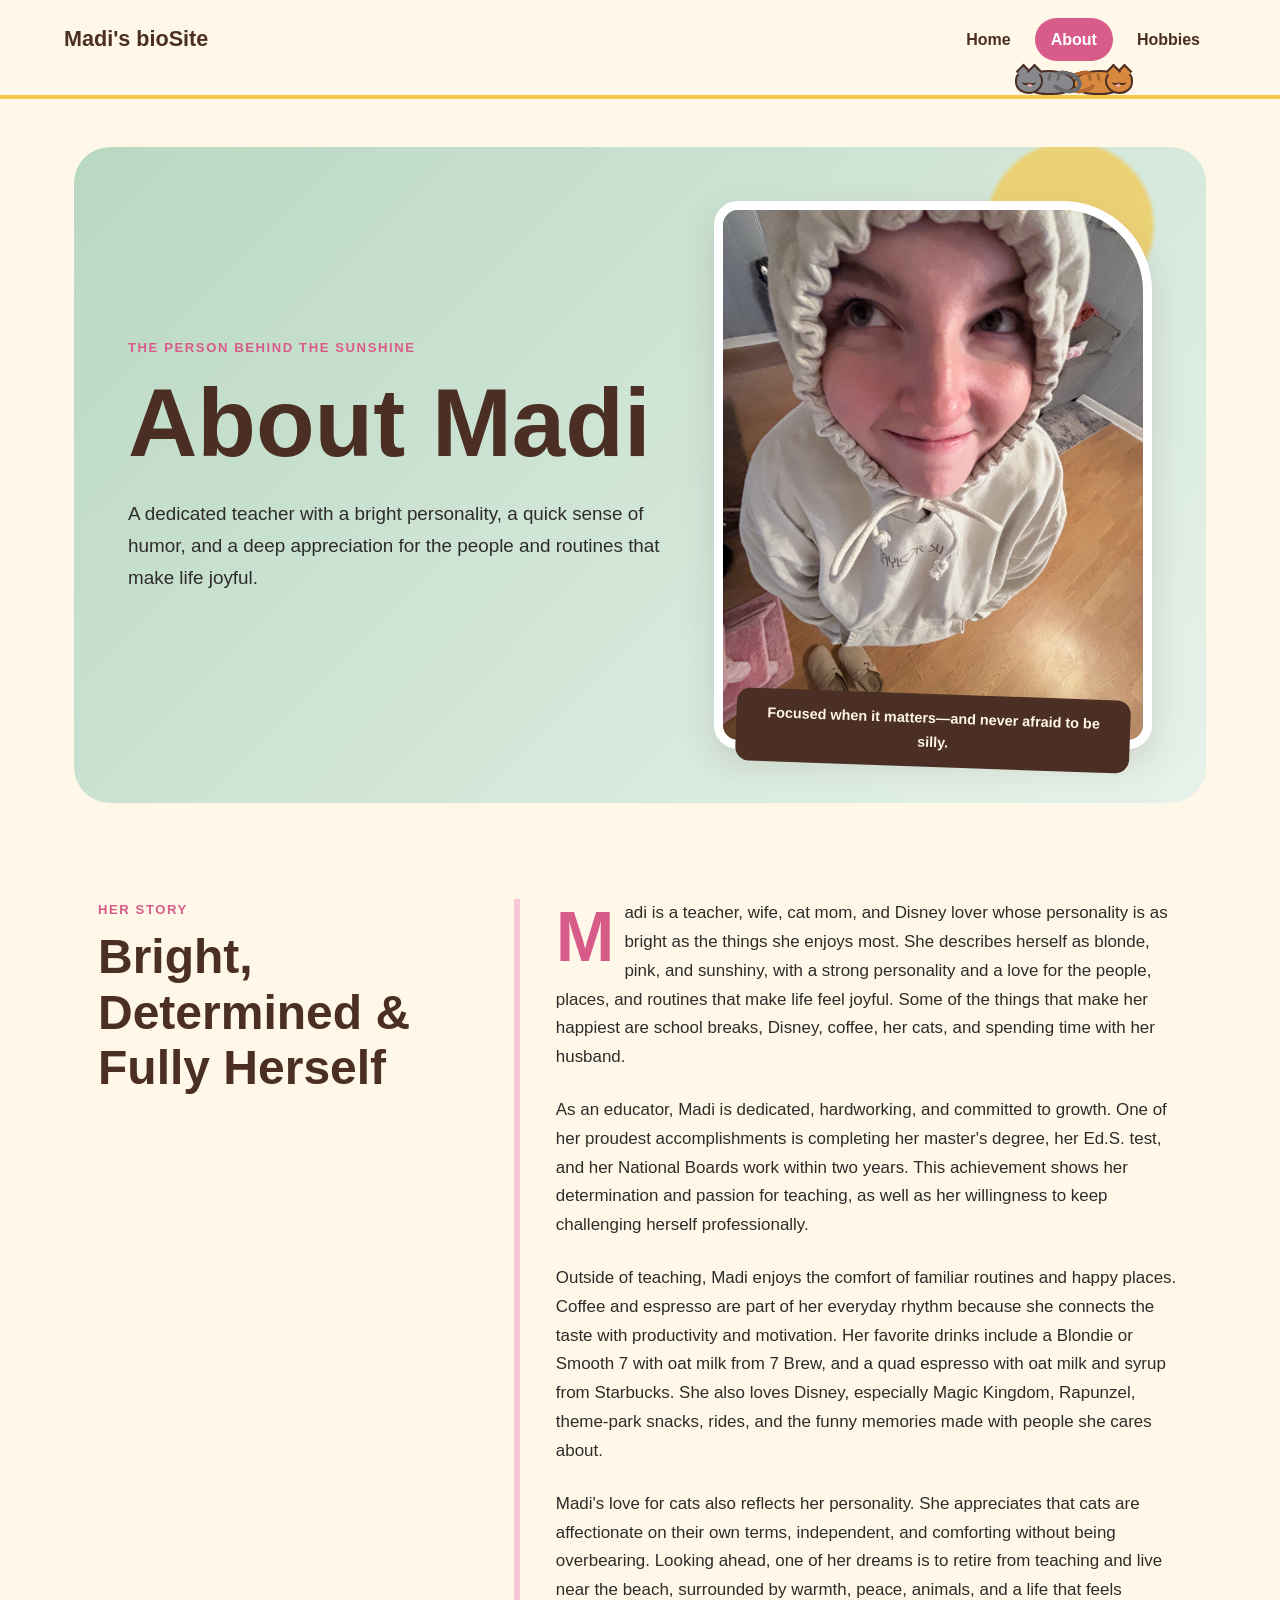
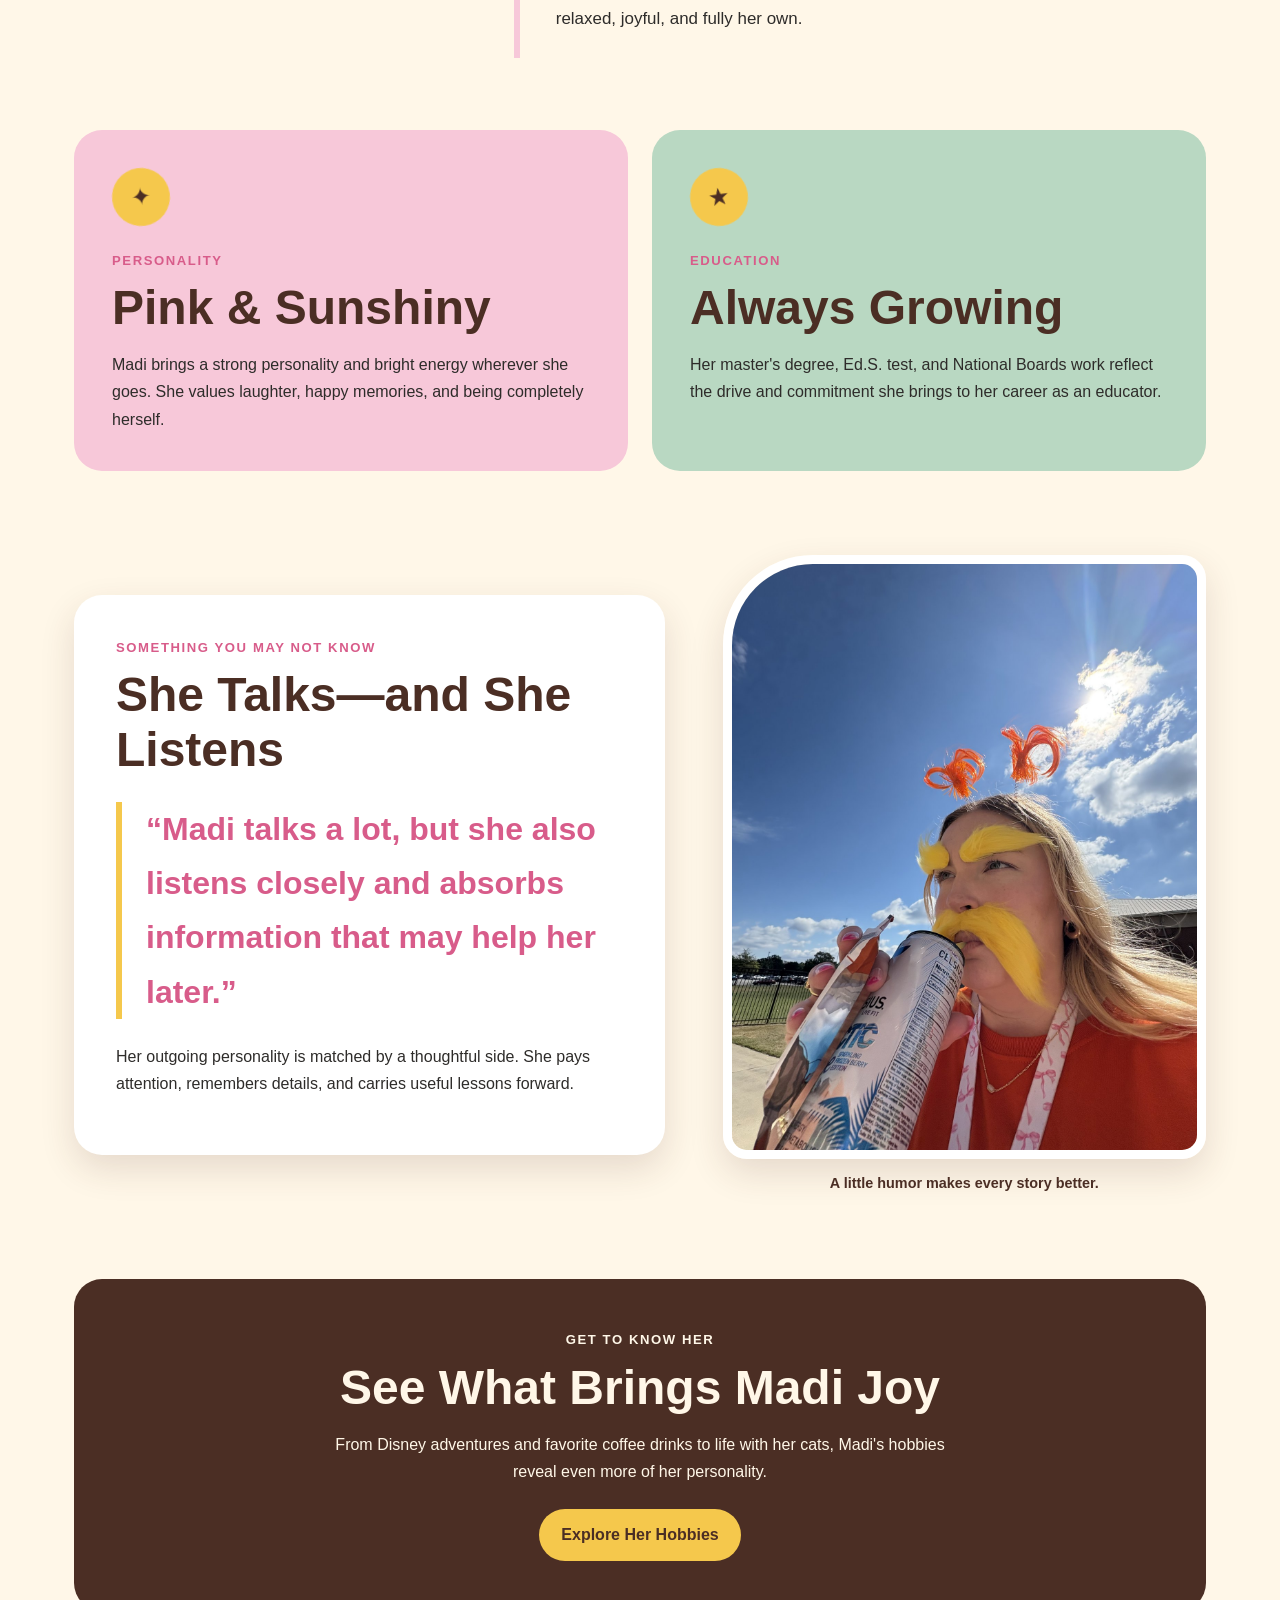
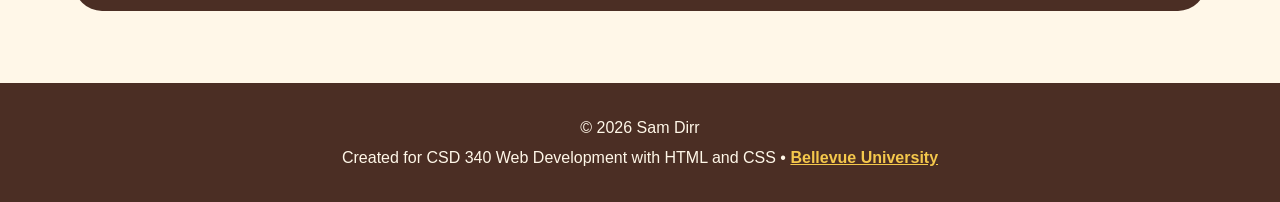
<file: about.html>
<!DOCTYPE html>
<html lang="en">
<head>
    <!--
        Name: Sam Dirr
        Assignment: 10.2
        Date: July 26, 2026
    -->
    <meta charset="UTF-8">
    <meta name="viewport" content="width=device-width, initial-scale=1.0">
    <meta name="description" content="Learn about Madi's personality, career, accomplishments, and dreams.">
    <title>About Madi | bioSite</title>
    <link rel="stylesheet" href="site.css">
</head>

<body>
<header class="site-header">
    <a class="site-name" href="index.html">Madi's bioSite</a>
    <nav aria-label="Main navigation">
        <a href="index.html">Home</a>
        <a class="active" href="about.html" aria-current="page">
            About
            <span class="sleeping-cats" aria-hidden="true">
                <span class="sleeping-cat cat-gray">
                    <span class="cat-tail"></span>
                    <span class="cat-body"></span>
                    <span class="cat-head">
                        <span class="cat-ear ear-left"></span>
                        <span class="cat-ear ear-right"></span>
                        <span class="cat-eye eye-left"></span>
                        <span class="cat-eye eye-right"></span>
                        <span class="cat-nose"></span>
                    </span>
                </span>
                <span class="sleeping-cat cat-orange">
                    <span class="cat-tail"></span>
                    <span class="cat-body"></span>
                    <span class="cat-head">
                        <span class="cat-ear ear-left"></span>
                        <span class="cat-ear ear-right"></span>
                        <span class="cat-eye eye-left"></span>
                        <span class="cat-eye eye-right"></span>
                        <span class="cat-nose"></span>
                    </span>
                </span>
            </span>
        </a>
        <a href="hobbies.html">Hobbies</a>
    </nav>
</header>

<main>
    <section class="about-hero">
        <div class="about-title">
            <p class="eyebrow">The Person Behind the Sunshine</p>
            <h1>About Madi</h1>
            <p class="about-intro">
                A dedicated teacher with a bright personality, a quick sense of
                humor, and a deep appreciation for the people and routines that
                make life joyful.
            </p>
        </div>

        <figure class="about-hero-photo">
            <img src="images/madi-about.JPEG"
                 alt="Madi making a playful face while bundled inside a hoodie">
            <figcaption>Focused when it matters—and never afraid to be silly.</figcaption>
        </figure>
    </section>

    <section class="biography-section" aria-labelledby="biography-heading">
        <div class="biography-heading">
            <p class="eyebrow">Her Story</p>
            <h2 id="biography-heading">Bright, Determined &amp; Fully Herself</h2>
        </div>

        <div class="biography-copy">
            <p>
                Madi is a teacher, wife, cat mom, and Disney lover whose
                personality is as bright as the things she enjoys most. She
                describes herself as blonde, pink, and sunshiny, with a strong
                personality and a love for the people, places, and routines
                that make life feel joyful. Some of the things that make her
                happiest are school breaks, Disney, coffee, her cats, and
                spending time with her husband.
            </p>

            <p>
                As an educator, Madi is dedicated, hardworking, and committed
                to growth. One of her proudest accomplishments is completing
                her master's degree, her Ed.S. test, and her National Boards
                work within two years. This achievement shows her
                determination and passion for teaching, as well as her
                willingness to keep challenging herself professionally.
            </p>

            <p>
                Outside of teaching, Madi enjoys the comfort of familiar
                routines and happy places. Coffee and espresso are part of her
                everyday rhythm because she connects the taste with
                productivity and motivation. Her favorite drinks include a
                Blondie or Smooth 7 with oat milk from 7 Brew, and a quad
                espresso with oat milk and syrup from Starbucks. She also loves
                Disney, especially Magic Kingdom, Rapunzel, theme-park snacks,
                rides, and the funny memories made with people she cares about.
            </p>

            <p>
                Madi's love for cats also reflects her personality. She
                appreciates that cats are affectionate on their own terms,
                independent, and comforting without being overbearing. Looking
                ahead, one of her dreams is to retire from teaching and live
                near the beach, surrounded by warmth, peace, animals, and a
                life that feels relaxed, joyful, and fully her own.
            </p>
        </div>
    </section>

    <section class="about-highlights" aria-label="Madi's qualities and accomplishments">
        <article class="highlight-card highlight-rose">
            <span class="highlight-icon" aria-hidden="true">✦</span>
            <p class="eyebrow">Personality</p>
            <h2>Pink &amp; Sunshiny</h2>
            <p>
                Madi brings a strong personality and bright energy wherever she
                goes. She values laughter, happy memories, and being completely
                herself.
            </p>
        </article>

        <article class="highlight-card highlight-mint">
            <span class="highlight-icon" aria-hidden="true">★</span>
            <p class="eyebrow">Education</p>
            <h2>Always Growing</h2>
            <p>
                Her master's degree, Ed.S. test, and National Boards work
                reflect the drive and commitment she brings to her career as an
                educator.
            </p>
        </article>
    </section>

    <section class="little-known">
        <div class="little-known-copy">
            <p class="eyebrow">Something You May Not Know</p>
            <h2>She Talks—and She Listens</h2>
            <blockquote>
                “Madi talks a lot, but she also listens closely and absorbs
                information that may help her later.”
            </blockquote>
            <p>
                Her outgoing personality is matched by a thoughtful side. She
                pays attention, remembers details, and carries useful lessons
                forward.
            </p>
        </div>

        <figure>
            <img src="images/madi-dressedup-funny.jpg"
                 alt="Madi dressed in a playful yellow mustache and eyebrows">
            <figcaption>A little humor makes every story better.</figcaption>
        </figure>
    </section>

    <section class="about-next">
        <p class="eyebrow">Get to Know Her</p>
        <h2>See What Brings Madi Joy</h2>
        <p>
            From Disney adventures and favorite coffee drinks to life with her
            cats, Madi's hobbies reveal even more of her personality.
        </p>
        <a class="button" href="hobbies.html">Explore Her Hobbies</a>
    </section>
</main>

<footer>
    <p>&copy; 2026 Sam Dirr</p>
    <p>
        Created for CSD 340 Web Development with HTML and CSS •
        <a href="https://www.bellevue.edu/" target="_blank" rel="noopener noreferrer">Bellevue University</a>
    </p>
</footer>
</body>
</html>
</file>
<file: site.css>
/*
    Name: Sam Dirr
    Assignment: 10.2
    Date: July 26, 2026
*/

:root {
    --blush: #f7c8d9;
    --rose: #d85c8a;
    --sunshine: #f5c84c;
    --espresso: #4b2e24;
    --cream: #fff7e8;
    --latte: #b58b67;
    --charcoal: #2e2c2a;
    --mint: #b9d8c2;
    --white: #ffffff;
    --shadow: 0 14px 35px rgba(75, 46, 36, 0.14);
}

* {
    box-sizing: border-box;
}

html {
    scroll-behavior: smooth;
}

body {
    margin: 0;
    font-family: Arial, Helvetica, sans-serif;
    background-color: var(--cream);
    color: var(--charcoal);
    line-height: 1.7;
}

img {
    display: block;
    max-width: 100%;
}

a {
    color: var(--espresso);
}

.site-header {
    align-items: center;
    background-color: var(--cream);
    border-bottom: 4px solid var(--sunshine);
    display: flex;
    justify-content: space-between;
    padding: 18px max(5%, calc((100% - 1180px) / 2)) 34px;
    position: sticky;
    top: 0;
    z-index: 10;
}

.site-name {
    color: var(--espresso);
    font-size: 1.35rem;
    font-weight: 800;
    text-decoration: none;
}

nav {
    display: flex;
    gap: 8px;
}

nav a {
    border-radius: 999px;
    color: var(--espresso);
    font-weight: 700;
    padding: 8px 16px;
    text-decoration: none;
    transition: background-color 0.2s ease, color 0.2s ease;
}

nav a:hover,
nav a:focus,
nav a.active {
    background-color: var(--rose);
    color: var(--white);
}

/* Static sleeping cats that rest on the header divider. */
.site-header nav a.active {
    position: relative;
}

.sleeping-cats {
    bottom: -36px;
    height: 38px;
    left: 50%;
    pointer-events: none;
    position: absolute;
    transform: translateX(-50%);
    width: 118px;
}

.sleeping-cat,
.cat-body,
.cat-head,
.cat-tail,
.cat-ear,
.cat-eye,
.cat-nose {
    display: block;
    position: absolute;
}

.sleeping-cat {
    bottom: 2px;
    height: 34px;
    width: 67px;
}

.cat-gray {
    left: 0;
    z-index: 2;
}

.cat-orange {
    right: 0;
    transform: scaleX(-1);
    z-index: 1;
}

.cat-body {
    background-color: #87898c;
    border: 2px solid var(--espresso);
    border-radius: 50% 55% 44% 48%;
    bottom: 0;
    height: 25px;
    left: 9px;
    width: 51px;
}

.cat-orange .cat-body,
.cat-orange .cat-head {
    background-color: #d9893d;
}

.cat-head {
    background-color: #87898c;
    border: 2px solid var(--espresso);
    border-radius: 45% 48% 52% 48%;
    bottom: 1px;
    height: 25px;
    left: 0;
    width: 28px;
    z-index: 3;
}

.cat-ear {
    background-color: inherit;
    border-left: 2px solid var(--espresso);
    border-top: 2px solid var(--espresso);
    height: 11px;
    top: -5px;
    transform: rotate(45deg);
    width: 11px;
}

.ear-left {
    left: 1px;
}

.ear-right {
    right: 1px;
}

.cat-eye {
    border-bottom: 2px solid var(--espresso);
    border-radius: 0 0 9px 9px;
    height: 5px;
    top: 9px;
    width: 7px;
}

.eye-left {
    left: 5px;
}

.eye-right {
    right: 5px;
}

.cat-nose {
    background-color: #f2a6af;
    border-radius: 50%;
    bottom: 5px;
    height: 3px;
    left: 11px;
    width: 4px;
}

.cat-tail {
    border: 4px solid var(--espresso);
    border-left-color: transparent;
    border-radius: 50%;
    bottom: 2px;
    height: 22px;
    right: 0;
    transform: rotate(14deg);
    width: 32px;
    z-index: 4;
}

.cat-gray .cat-tail {
    border-bottom-color: #686a6d;
    border-right-color: #686a6d;
    border-top-color: #686a6d;
}

.cat-orange .cat-tail {
    border-bottom-color: #b6672f;
    border-right-color: #b6672f;
    border-top-color: #b6672f;
}

.cat-gray .cat-body::before,
.cat-gray .cat-body::after,
.cat-orange .cat-body::before,
.cat-orange .cat-body::after {
    background-color: var(--espresso);
    border-radius: 3px;
    content: "";
    height: 8px;
    opacity: 0.35;
    position: absolute;
    top: 1px;
    transform: rotate(15deg);
    width: 3px;
}

.cat-gray .cat-body::before,
.cat-orange .cat-body::before {
    left: 22px;
}

.cat-gray .cat-body::after,
.cat-orange .cat-body::after {
    left: 31px;
}

main {
    margin: 0 auto;
    max-width: 1180px;
    padding: 48px 24px 72px;
}

h1,
h2,
h3 {
    color: var(--espresso);
    line-height: 1.15;
    margin-top: 0;
}

h1 {
    font-size: clamp(3rem, 8vw, 6rem);
    margin-bottom: 10px;
}

h2 {
    font-size: clamp(2rem, 4vw, 3rem);
    margin-bottom: 16px;
}

h3 {
    font-size: 1.35rem;
    margin-bottom: 10px;
}

p {
    margin-top: 0;
}

.eyebrow {
    color: var(--rose);
    font-size: 0.82rem;
    font-weight: 800;
    letter-spacing: 0.12em;
    margin-bottom: 8px;
    text-transform: uppercase;
}

.hero {
    align-items: center;
    background:
        radial-gradient(circle at 12% 10%, rgba(245, 200, 76, 0.55) 0 8%, transparent 8.5%),
        linear-gradient(135deg, var(--blush), #fde7ef);
    border-radius: 36px;
    display: grid;
    gap: 48px;
    grid-template-columns: 1.1fr 0.9fr;
    overflow: hidden;
    padding: 54px;
}

.hero-copy {
    max-width: 600px;
}

.hero-copy > p:not(.eyebrow):not(.hero-quote) {
    font-size: 1.08rem;
}

.hero-quote {
    color: var(--rose);
    font-size: clamp(1.4rem, 3vw, 2.2rem);
    font-weight: 700;
    margin-bottom: 22px;
}

.hero-photo {
    margin: 0;
    position: relative;
}

.hero-photo img {
    aspect-ratio: 4 / 5;
    border: 9px solid var(--white);
    border-radius: 48% 48% 18px 18px;
    box-shadow: var(--shadow);
    object-fit: cover;
}

.hero-photo figcaption {
    background-color: var(--sunshine);
    border-radius: 14px;
    bottom: -20px;
    color: var(--espresso);
    font-size: 0.9rem;
    font-weight: 700;
    left: 24px;
    padding: 12px 18px;
    position: absolute;
    right: 24px;
    text-align: center;
    transform: rotate(-2deg);
}

.button {
    background-color: var(--espresso);
    border-radius: 999px;
    color: var(--white);
    display: inline-block;
    font-weight: 700;
    margin-top: 8px;
    padding: 12px 22px;
    text-decoration: none;
    transition: background-color 0.2s ease, transform 0.2s ease;
}

.button:hover,
.button:focus {
    background-color: var(--rose);
    transform: translateY(-2px);
}

.story-section {
    padding: 96px 0 42px;
}

.section-heading {
    margin: 0 auto 36px;
    max-width: 680px;
    text-align: center;
}

.story-grid {
    display: grid;
    gap: 24px;
    grid-template-columns: repeat(3, 1fr);
}

.story-card {
    background-color: var(--white);
    border-radius: 24px;
    box-shadow: 0 8px 24px rgba(75, 46, 36, 0.09);
    overflow: hidden;
    transition: box-shadow 0.25s ease, transform 0.25s ease;
}

.story-card:hover {
    box-shadow: var(--shadow);
    transform: translateY(-7px);
}

.story-card img {
    aspect-ratio: 4 / 3;
    object-fit: cover;
    width: 100%;
}

.card-copy {
    padding: 24px;
}

.tag {
    background-color: var(--blush);
    border-radius: 999px;
    color: var(--espresso);
    display: inline-block;
    font-size: 0.76rem;
    font-weight: 800;
    margin-bottom: 14px;
    padding: 5px 11px;
    text-transform: uppercase;
}

.accomplishment {
    align-items: center;
    background-color: var(--mint);
    border-radius: 28px;
    display: grid;
    gap: 30px;
    grid-template-columns: auto 1fr;
    margin: 54px 0;
    padding: 42px;
}

.accomplishment-mark {
    align-items: center;
    background-color: var(--sunshine);
    border-radius: 50%;
    color: var(--espresso);
    display: flex;
    font-size: 2.4rem;
    height: 100px;
    justify-content: center;
    transform: rotate(-8deg);
    width: 100px;
}

.accomplishment p:last-child,
.dream-copy p:last-child,
.fun-strip p {
    margin-bottom: 0;
}

.dream-section {
    align-items: center;
    display: grid;
    gap: 54px;
    grid-template-columns: 1fr 1fr;
    padding: 38px 0 72px;
}

.dream-section figure {
    margin: 0;
}

.dream-section img {
    aspect-ratio: 5 / 4;
    border: 9px solid var(--white);
    border-radius: 22px 90px 22px 22px;
    box-shadow: var(--shadow);
    object-fit: cover;
}

.dream-copy {
    border-left: 6px solid var(--sunshine);
    padding-left: 30px;
}

.fun-strip {
    align-items: center;
    background-color: var(--espresso);
    border-radius: 28px;
    color: var(--cream);
    display: grid;
    gap: 34px;
    grid-template-columns: 220px 1fr;
    padding: 28px;
}

.fun-strip img {
    aspect-ratio: 1 / 1;
    border-radius: 20px;
    object-fit: cover;
}

.fun-strip h2,
.fun-strip .eyebrow,
.fun-strip a {
    color: var(--cream);
}

.text-link {
    display: inline-block;
    font-weight: 800;
    margin-top: 12px;
    text-underline-offset: 5px;
}

/* About page */
.about-hero {
    align-items: center;
    background:
        radial-gradient(circle at 88% 12%, rgba(245, 200, 76, 0.7) 0 7%, transparent 7.5%),
        linear-gradient(135deg, var(--mint), #e7f2ea);
    border-radius: 36px;
    display: grid;
    gap: 50px;
    grid-template-columns: 1.1fr 0.9fr;
    overflow: hidden;
    padding: 54px;
}

.about-title h1 {
    margin-bottom: 20px;
}

.about-intro {
    font-size: 1.18rem;
    max-width: 620px;
}

.about-hero-photo {
    margin: 0;
    position: relative;
}

.about-hero-photo img {
    aspect-ratio: 4 / 5;
    border: 9px solid var(--white);
    border-radius: 24px 90px 24px 24px;
    box-shadow: var(--shadow);
    object-fit: cover;
}

.about-hero-photo figcaption {
    background-color: var(--espresso);
    border-radius: 14px;
    bottom: -18px;
    color: var(--cream);
    font-size: 0.9rem;
    font-weight: 700;
    left: 22px;
    padding: 12px 18px;
    position: absolute;
    right: 22px;
    text-align: center;
    transform: rotate(2deg);
}

.biography-section {
    display: grid;
    gap: 56px;
    grid-template-columns: 0.7fr 1.3fr;
    padding: 96px 24px 72px;
}

.biography-heading {
    align-self: start;
    position: sticky;
    top: 110px;
}

.biography-copy {
    border-left: 6px solid var(--blush);
    font-size: 1.06rem;
    padding-left: 36px;
}

.biography-copy p {
    margin-bottom: 24px;
}

.biography-copy p:first-child::first-letter {
    color: var(--rose);
    float: left;
    font-size: 4.4rem;
    font-weight: 800;
    line-height: 0.8;
    padding: 10px 10px 0 0;
}

.about-highlights {
    display: grid;
    gap: 24px;
    grid-template-columns: repeat(2, 1fr);
}

.highlight-card {
    border-radius: 28px;
    padding: 38px;
}

.highlight-rose {
    background-color: var(--blush);
}

.highlight-mint {
    background-color: var(--mint);
}

.highlight-icon {
    align-items: center;
    background-color: var(--sunshine);
    border-radius: 50%;
    color: var(--espresso);
    display: flex;
    font-size: 1.5rem;
    height: 58px;
    justify-content: center;
    margin-bottom: 24px;
    transform: rotate(-8deg);
    width: 58px;
}

.highlight-card p:last-child {
    margin-bottom: 0;
}

.little-known {
    align-items: center;
    display: grid;
    gap: 58px;
    grid-template-columns: 1.1fr 0.9fr;
    padding: 84px 0;
}

.little-known-copy {
    background-color: var(--white);
    border-radius: 28px;
    box-shadow: var(--shadow);
    padding: 42px;
}

.little-known blockquote {
    border-left: 6px solid var(--sunshine);
    color: var(--rose);
    font-size: clamp(1.3rem, 3vw, 2rem);
    font-weight: 700;
    margin: 24px 0;
    padding-left: 24px;
}

.little-known figure {
    margin: 0;
}

.little-known img {
    aspect-ratio: 4 / 5;
    border: 9px solid var(--white);
    border-radius: 90px 24px 24px 24px;
    box-shadow: var(--shadow);
    object-fit: cover;
}

.little-known figcaption {
    color: var(--espresso);
    font-size: 0.9rem;
    font-weight: 700;
    margin-top: 12px;
    text-align: center;
}

.about-next {
    background:
        linear-gradient(rgba(75, 46, 36, 0.9), rgba(75, 46, 36, 0.9)),
        var(--espresso);
    border-radius: 28px;
    color: var(--cream);
    padding: 50px;
    text-align: center;
}

.about-next h2,
.about-next .eyebrow {
    color: var(--cream);
}

.about-next p:not(.eyebrow) {
    margin-left: auto;
    margin-right: auto;
    max-width: 640px;
}

.about-next .button {
    background-color: var(--sunshine);
    color: var(--espresso);
}

.about-next .button:hover,
.about-next .button:focus {
    background-color: var(--rose);
    color: var(--white);
}

/* Hobbies page */
.hobbies-hero {
    align-items: center;
    background:
        radial-gradient(circle at 12% 16%, rgba(185, 216, 194, 0.7) 0 8%, transparent 8.5%),
        linear-gradient(135deg, #fde7ef, var(--blush));
    border-radius: 36px;
    display: grid;
    gap: 50px;
    grid-template-columns: 1.05fr 0.95fr;
    overflow: hidden;
    padding: 54px;
}

.hobbies-title p:not(.eyebrow) {
    font-size: 1.15rem;
    max-width: 590px;
}

.hobbies-hero-photo {
    margin: 0;
    position: relative;
}

.hobbies-hero-photo img {
    aspect-ratio: 4 / 5;
    border: 9px solid var(--white);
    border-radius: 90px 24px 24px 24px;
    box-shadow: var(--shadow);
    object-fit: cover;
}

.hobbies-hero-photo figcaption {
    background-color: var(--sunshine);
    border-radius: 14px;
    bottom: -18px;
    color: var(--espresso);
    font-size: 0.9rem;
    font-weight: 700;
    left: 22px;
    padding: 12px 18px;
    position: absolute;
    right: 22px;
    text-align: center;
    transform: rotate(-2deg);
}

.hobby-showcase {
    padding: 96px 0 56px;
}

.hobby-feature-grid {
    display: grid;
    gap: 24px;
    grid-template-columns: repeat(3, 1fr);
}

.hobby-feature {
    background-color: var(--white);
    border-radius: 26px;
    box-shadow: 0 8px 24px rgba(75, 46, 36, 0.09);
    overflow: hidden;
}

.hobby-feature > img,
.coffee-art {
    aspect-ratio: 4 / 3;
    object-fit: cover;
    width: 100%;
}

.hobby-feature-copy {
    padding: 26px;
}

.hobby-feature-copy p:last-child {
    margin-bottom: 0;
}

.dark-link {
    color: var(--rose);
}

.coffee-art {
    align-items: center;
    background:
        radial-gradient(circle at center, rgba(255, 255, 255, 0.48) 0 34%, transparent 34.5%),
        linear-gradient(135deg, var(--latte), #d9b797);
    display: flex;
    justify-content: center;
    overflow: hidden;
    position: relative;
}

.coffee-cup {
    background-color: var(--cream);
    border: 4px solid var(--espresso);
    border-radius: 12px 12px 38px 38px;
    display: block;
    height: 100px;
    position: relative;
    width: 132px;
    z-index: 2;
}

.coffee {
    background-color: #6b4030;
    border: 3px solid var(--espresso);
    border-radius: 50%;
    height: 23px;
    left: -4px;
    position: absolute;
    top: -10px;
    width: 132px;
}

.coffee-handle {
    border: 12px solid var(--cream);
    border-radius: 50%;
    box-shadow: 0 0 0 4px var(--espresso);
    height: 54px;
    position: absolute;
    right: -42px;
    top: 20px;
    width: 54px;
    z-index: -1;
}

.cup-heart {
    color: var(--rose);
    font-size: 2rem;
    left: 50%;
    position: absolute;
    top: 30px;
    transform: translateX(-50%);
}

.coffee-steam {
    border-left: 5px solid rgba(255, 247, 232, 0.9);
    border-radius: 50%;
    height: 62px;
    position: absolute;
    top: 36px;
    width: 32px;
}

.steam-one {
    left: calc(50% - 34px);
    transform: rotate(14deg);
}

.steam-two {
    left: calc(50% + 6px);
    top: 27px;
    transform: rotate(-14deg);
}

.disney-memory {
    align-items: center;
    background-color: var(--mint);
    border-radius: 28px;
    display: grid;
    gap: 32px;
    grid-template-columns: auto 1fr;
    margin: 32px 0 72px;
    padding: 44px;
}

.memory-mark {
    align-items: center;
    background-color: var(--sunshine);
    border-radius: 50%;
    color: var(--espresso);
    display: flex;
    font-size: 2.4rem;
    height: 104px;
    justify-content: center;
    transform: rotate(-8deg);
    width: 104px;
}

.disney-memory p:last-child {
    margin-bottom: 0;
}

.seasonal-fun {
    align-items: center;
    background-color: var(--espresso);
    border-radius: 28px;
    color: var(--cream);
    display: grid;
    gap: 52px;
    grid-template-columns: 0.85fr 1.15fr;
    padding: 36px;
}

.seasonal-fun figure {
    margin: 0;
}

.seasonal-fun img {
    aspect-ratio: 4 / 5;
    border-radius: 22px;
    object-fit: cover;
}

.seasonal-fun h2,
.seasonal-fun .eyebrow {
    color: var(--cream);
}

.seasonal-fun .button {
    background-color: var(--sunshine);
    color: var(--espresso);
}

.seasonal-fun .button:hover,
.seasonal-fun .button:focus {
    background-color: var(--rose);
    color: var(--white);
}

/* Shared styles retained for the About and Hobbies pages. */
body > header:not(.site-header) {
    background: linear-gradient(135deg, var(--blush), #fde7ef);
    border-bottom: 4px solid var(--sunshine);
    padding: 36px 20px;
    text-align: center;
}

body > header:not(.site-header) h1 {
    font-size: clamp(2.5rem, 6vw, 4rem);
    margin: 0;
}

body > nav {
    background-color: var(--cream);
    border-bottom: 1px solid rgba(75, 46, 36, 0.12);
    justify-content: center;
    padding: 14px 20px;
}

.page-section,
.image-feature,
.hobby-card {
    background-color: var(--white);
    border: 1px solid rgba(75, 46, 36, 0.12);
    border-radius: 22px;
    box-shadow: 0 8px 24px rgba(75, 46, 36, 0.08);
    margin-bottom: 25px;
    padding: 25px;
}

.image-feature {
    margin-left: 0;
    margin-right: 0;
}

.image-feature img {
    border-radius: 15px;
    height: auto;
    width: 100%;
}

.image-feature figcaption {
    color: #5f554f;
    font-size: 0.95rem;
    margin-top: 10px;
    text-align: center;
}

.hobby-list {
    display: grid;
    gap: 20px;
    grid-template-columns: repeat(3, 1fr);
}

footer {
    background-color: var(--espresso);
    color: var(--cream);
    padding: 28px 20px;
    text-align: center;
}

footer p {
    margin: 3px 0;
}

footer a {
    color: var(--sunshine);
    font-weight: 700;
}

@media (max-width: 820px) {
    .hero,
    .dream-section,
    .about-hero,
    .little-known,
    .hobbies-hero,
    .seasonal-fun {
        grid-template-columns: 1fr;
    }

    .hero {
        padding: 38px 28px 54px;
    }

    .hero-photo {
        margin: 0 auto;
        max-width: 440px;
    }

    .about-hero-photo {
        margin: 0 auto;
        max-width: 440px;
    }

    .hobbies-hero-photo {
        margin: 0 auto;
        max-width: 440px;
    }

    .biography-section {
        gap: 28px;
        grid-template-columns: 1fr;
        padding-left: 0;
        padding-right: 0;
    }

    .biography-heading {
        position: static;
    }

    .story-grid,
    .hobby-list,
    .hobby-feature-grid {
        grid-template-columns: 1fr;
    }

    .hobby-feature {
        display: grid;
        grid-template-columns: 0.85fr 1.15fr;
    }

    .story-card {
        display: grid;
        grid-template-columns: 0.85fr 1.15fr;
    }

    .hobby-feature > img,
    .coffee-art,
    .story-card img {
        aspect-ratio: auto;
        height: 100%;
    }
}

@media (max-width: 560px) {
    .site-header {
        align-items: flex-start;
        flex-direction: column;
        gap: 12px;
        padding-bottom: 36px;
    }

    nav {
        width: 100%;
    }

    nav a {
        flex: 1;
        padding: 7px 10px;
        text-align: center;
    }

    .sleeping-cats {
        bottom: -36px;
        transform: translateX(-50%) scale(0.82);
        transform-origin: bottom center;
    }

    main {
        padding: 26px 16px 52px;
    }

    .hero {
        border-radius: 24px;
    }

    .about-hero {
        border-radius: 24px;
        padding: 38px 28px 54px;
    }

    .hobbies-hero {
        border-radius: 24px;
        padding: 38px 28px 54px;
    }

    .story-card,
    .fun-strip,
    .about-highlights,
    .hobby-feature {
        grid-template-columns: 1fr;
    }

    .hobby-feature > img,
    .coffee-art,
    .story-card img {
        aspect-ratio: 4 / 3;
        height: auto;
        width: 100%;
    }

    .accomplishment {
        align-items: start;
        grid-template-columns: 1fr;
        padding: 30px 24px;
    }

    .accomplishment-mark {
        height: 72px;
        width: 72px;
    }

    .fun-strip img {
        aspect-ratio: 4 / 3;
        width: 100%;
    }

    .biography-copy {
        padding-left: 24px;
    }

    .little-known {
        gap: 38px;
        padding: 60px 0;
    }

    .little-known-copy,
    .highlight-card,
    .about-next {
        padding: 30px 24px;
    }

    .disney-memory {
        align-items: start;
        grid-template-columns: 1fr;
        padding: 30px 24px;
    }

    .memory-mark {
        height: 74px;
        width: 74px;
    }

    .seasonal-fun {
        gap: 32px;
        padding: 24px;
    }

    .seasonal-fun img {
        aspect-ratio: 4 / 3;
        width: 100%;
    }
}

@media (prefers-reduced-motion: reduce) {
    * {
        scroll-behavior: auto;
        transition: none !important;
    }
}
</file>
